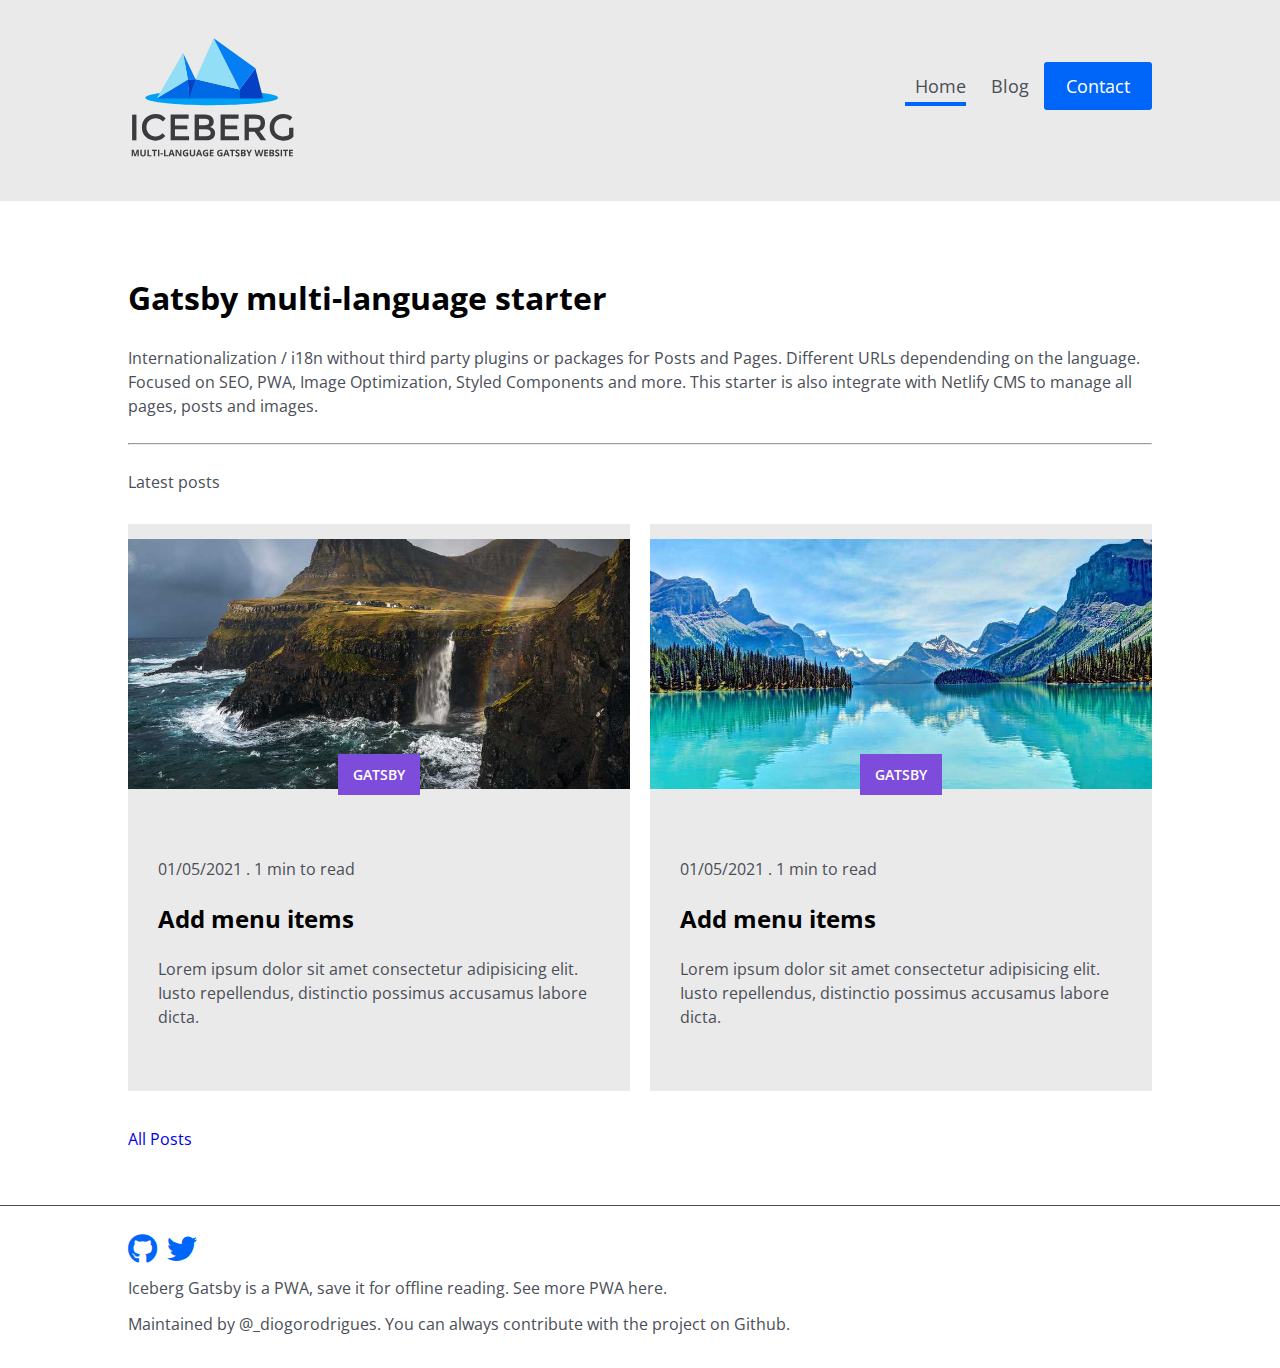
<file: index.html>
<!DOCTYPE html>
<html lang="en">
<head>
    <meta charset="UTF-8">
    <meta http-equiv="X-UA-Compatible" content="IE=edge">
    <meta name="viewport" content="width=device-width, initial-scale=1.0">
    <title>Personal Blog</title>
    <!-- Fonts -->
    <link rel="preconnect" href="https://fonts.gstatic.com">
    <link href="https://fonts.googleapis.com/css2?family=Open+Sans:wght@400;600;700&display=swap" rel="stylesheet"> 

    <!-- Stylesheets -->
    <link rel="stylesheet" href="css/all.min.css">
    <link rel="stylesheet" href="css/reset.css">
    <link rel="stylesheet" href="css/style.css">
</head>
<body>
    <!-- Header Aerea -->
    <header class="header">
        <div class="container">
            <nav class="navbar">
                <div class="navbar-brand">
                    <a href="index.html">
                        <img src="images/logo.svg" alt="logo">
                    </a>
                </div>
                <div class="navbar-nav">
                    <ul>
                        <li class="active"><a href="index.html">Home</a></li>
                        <li><a href="blog.html">Blog</a></li>
                        <li class="btn"><a href="contact.html">Contact</a></li> 
                    </ul>
                </div>
            </nav>
        </div>
    </header>

    <!-- Main Section -->
    <main class="main-section">
        <div class="container">
            <div class="intro-section">
                <h2>Gatsby multi-language starter</h2>
                <p>Internationalization / i18n without third party plugins or packages for Posts and Pages. Different URLs dependending on the language. Focused on SEO, PWA, Image Optimization, Styled Components and more. This starter is also integrate with Netlify CMS to manage all pages, posts and images.</p>
                <hr>
            </div>
            <div class="latest-posts">
                <p>Latest posts</p>
                <div class="post-cards-container grid">
                    <a class="post-item" href="blog-single.html">
                        <div class="post-card">
                            <div class="post-thumbnail">
                                <img src="images/1.jpg" alt="post thumbnail">
                            </div>
                            <div class="post-tag">
                                <p>gatsby</p>
                            </div>
                            <div class="post-text">
                                <p class="small"><span>01/05/2021</span> <span class="dot">.</span> <span>1 min to read</span></p>
                                <h3 class="post-title">Add menu items</h3>
                                <p class="post-excerpt">Lorem ipsum dolor sit amet consectetur adipisicing elit. Iusto repellendus, distinctio possimus accusamus labore dicta.</p>
                            </div>
                        </div>
                    </a>
                    <a class="post-item" href="blog-single.html">
                        <div class="post-card">
                            <div class="post-thumbnail">
                                <img src="images/2.jpg" alt="post thumbnail">
                            </div>
                            <div class="post-tag">
                                <p>gatsby</p>
                            </div>
                            <div class="post-text">
                                <p class="small">01/05/2021 . 1 min to read</p>
                                <h3 class="post-title">Add menu items</h3>
                                <p class="post-excerpt">Lorem ipsum dolor sit amet consectetur adipisicing elit. Iusto repellendus, distinctio possimus accusamus labore dicta.</p>
                            </div>
                        </div>
                    </a>
                </div>
            </div>
            <div class="all-posts">
                <a href="blog.html">All Posts</a>
            </div>
        </div>
    </main>

    <!-- Footer Area -->
    <hr class="footer-hr">
    <footer class="footer">
        <div class="container">
            <div class="social-icons">
                <a href="https://github.com/md-sh-emon"><i class="fab fa-github"></i></a>
                <a href="#"><i class="fab fa-twitter"></i></a>
            </div>
            <div class="footer-text">
                <p>Iceberg Gatsby is a PWA, save it for offline reading. <a href="#">See more PWA here</a>.</p>
                <p>Maintained by <a href="#">@_diogorodrigues</a>. You can always contribute with the project on <a href="https://github.com/md-sh-emon">Github</a>.</p>
            </div>
        </div>
    </footer>
</body>
</html>
</file>
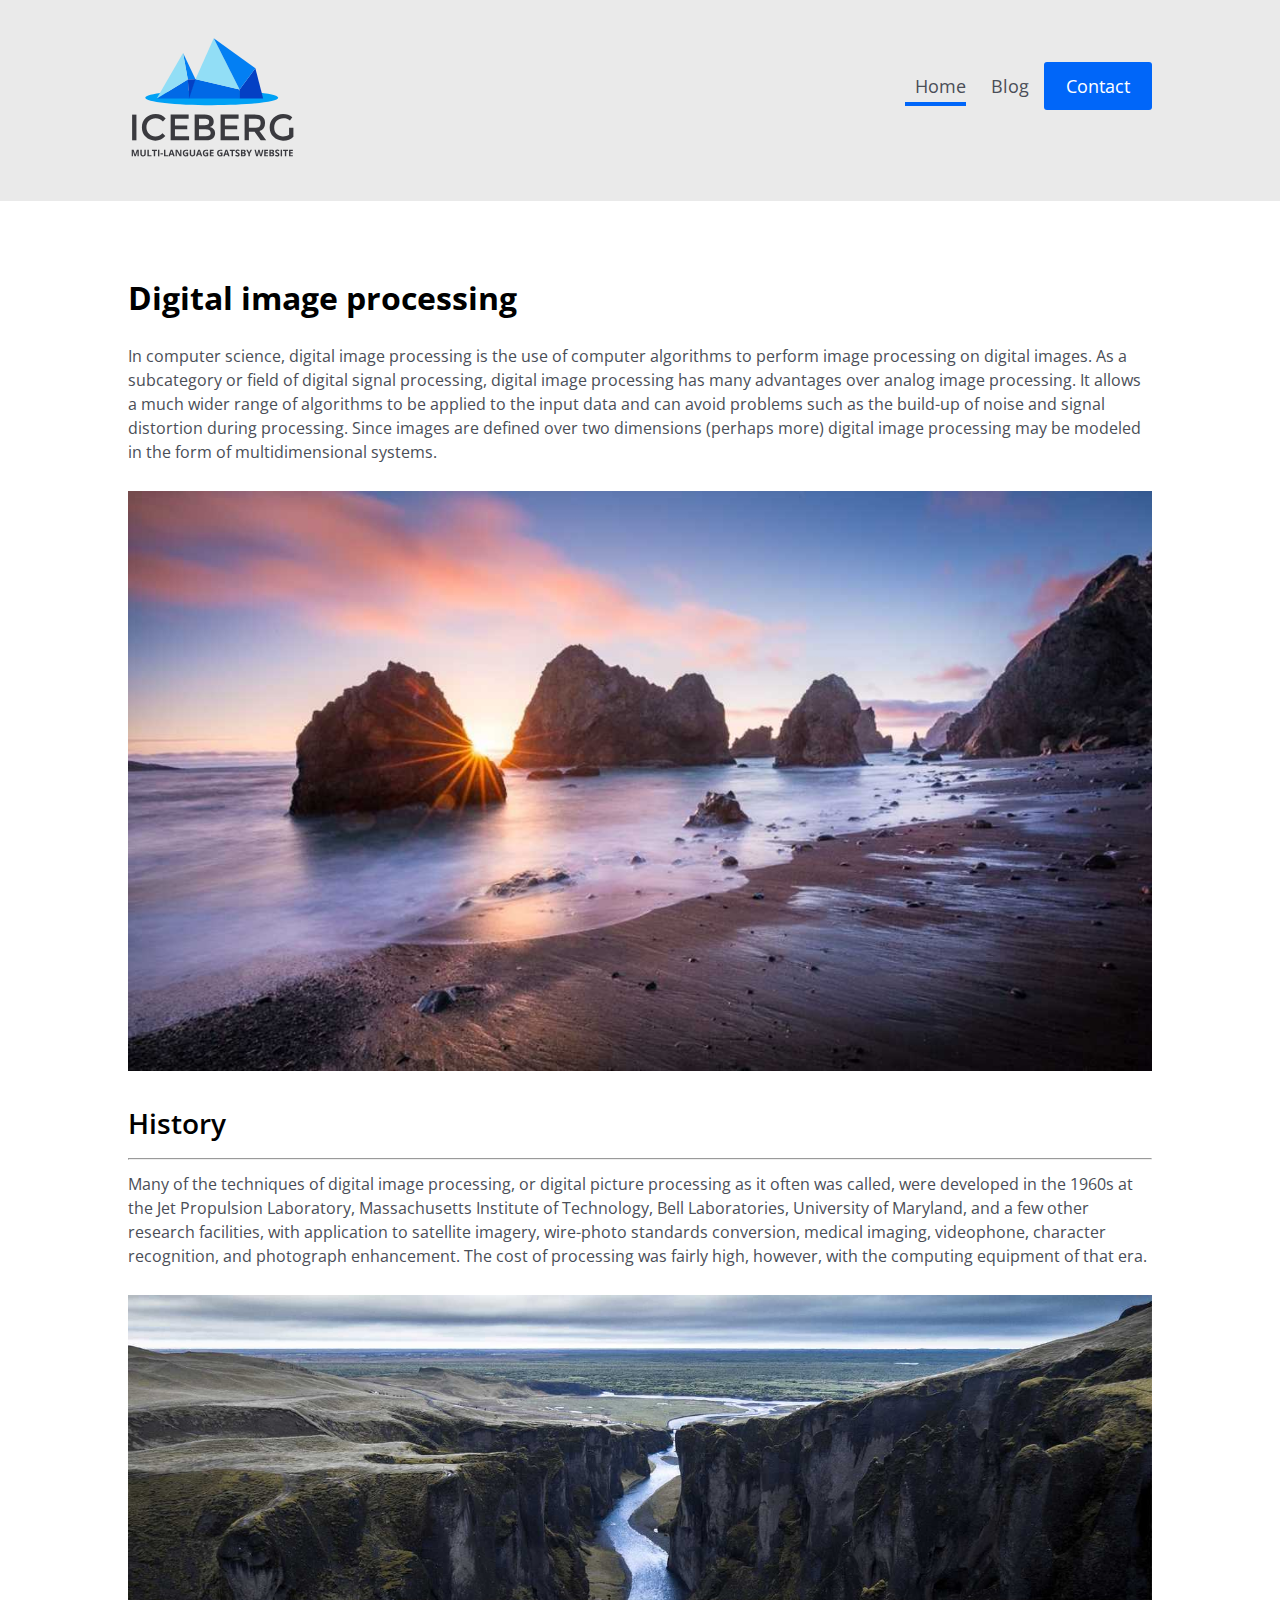
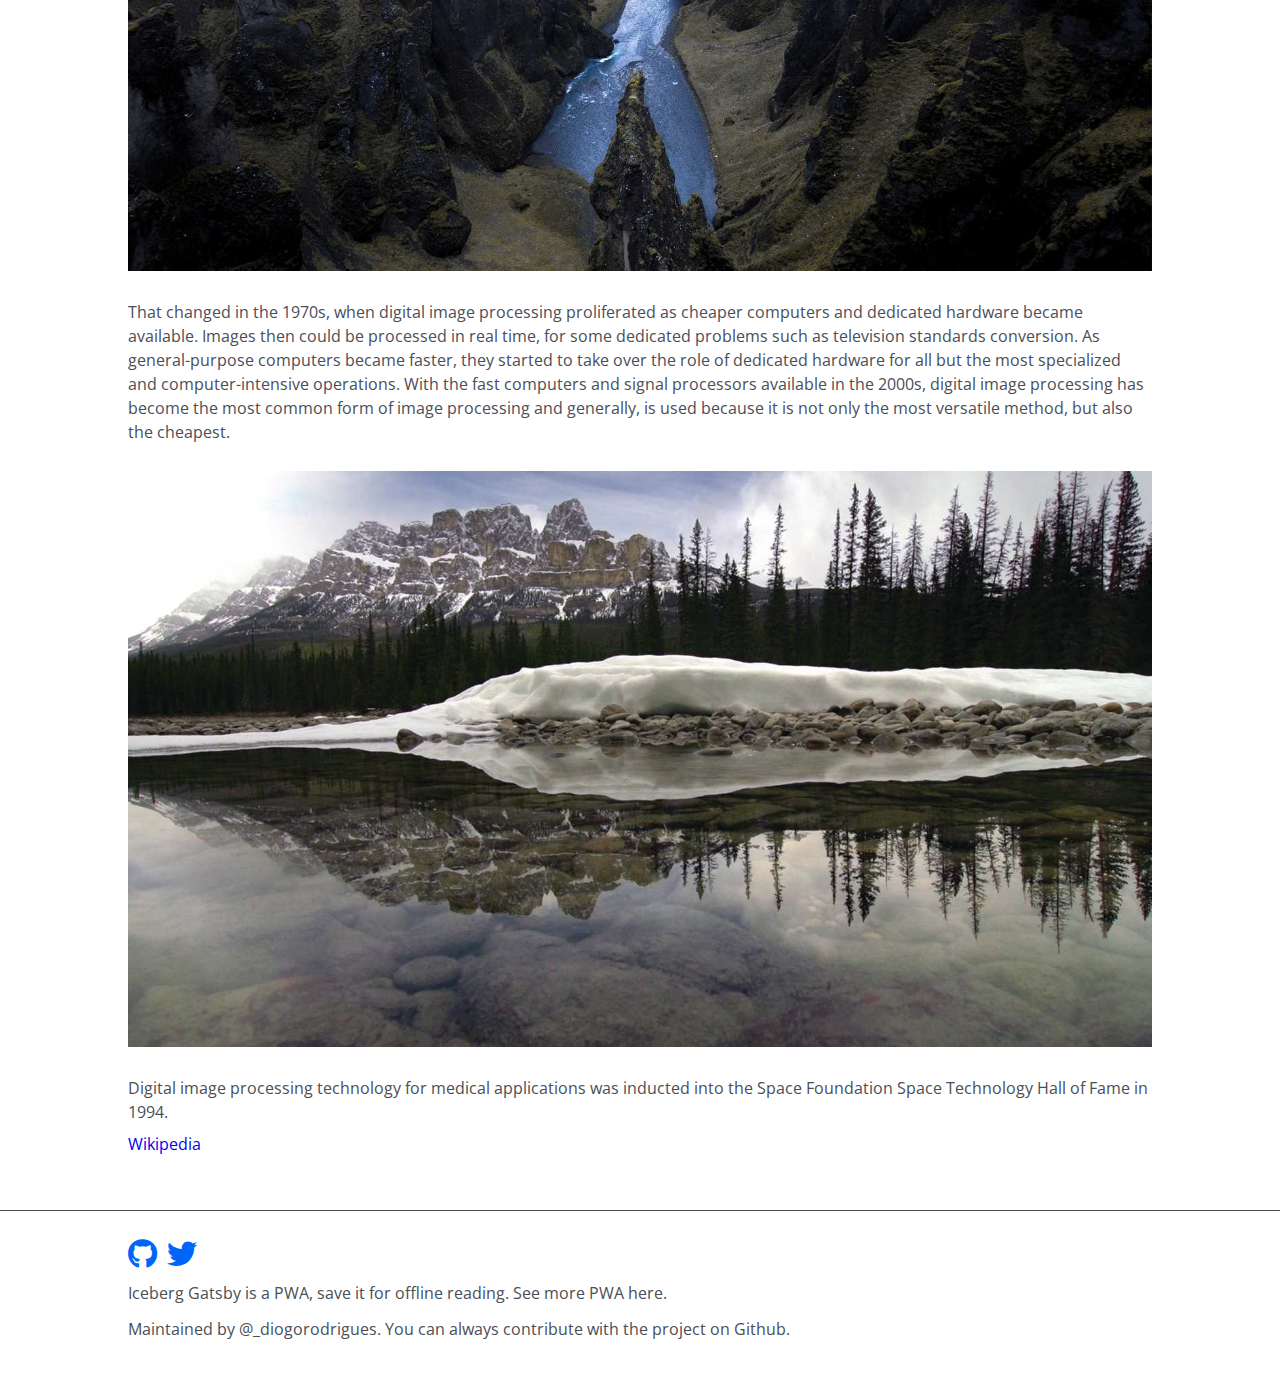
<file: blog-single.html>
<!DOCTYPE html>
<html lang="en">
<head>
    <meta charset="UTF-8">
    <meta http-equiv="X-UA-Compatible" content="IE=edge">
    <meta name="viewport" content="width=device-width, initial-scale=1.0">
    <title>Personal Blog</title>
    <!-- Fonts -->
    <link rel="preconnect" href="https://fonts.gstatic.com">
    <link href="https://fonts.googleapis.com/css2?family=Open+Sans:wght@400;600;700&display=swap" rel="stylesheet"> 

    <!-- Stylesheets -->
    <link rel="stylesheet" href="css/all.min.css">
    <link rel="stylesheet" href="css/reset.css">
    <link rel="stylesheet" href="css/style.css">
</head>
<body>
    <!-- Header Aerea -->
    <header class="header">
        <div class="container">
            <nav class="navbar">
                <div class="navbar-brand">
                    <a href="index.html">
                        <img src="images/logo.svg" alt="logo">
                    </a>
                </div>
                <div class="navbar-nav">
                    <ul>
                        <li class="active"><a href="index.html">Home</a></li>
                        <li><a href="blog.html">Blog</a></li>
                        <li class="btn"><a href="contact.html">Contact</a></li> 
                    </ul>
                </div>
            </nav>
        </div>
    </header>

    <!-- Main Section -->
    <main class="main-section">
        <div class="container">
            <div class="intro-section">
                <h2>Digital image processing</h2>
            </div>
            <div class="blog-details">
                <p>In computer science, digital image processing is the use of computer algorithms to perform image processing on digital images. As a subcategory or field of digital signal processing, digital image processing has many advantages over analog image processing. It allows a much wider range of algorithms to be applied to the input data and can avoid problems such as the build-up of noise and signal distortion during processing. Since images are defined over two dimensions (perhaps more) digital image processing may be modeled in the form of multidimensional systems.</p>
                <img src="images/3.jpg" alt="">
                <h3>History</h3>
                <hr>
                <p>Many of the techniques of digital image processing, or digital picture processing as it often was called, were developed in the 1960s at the Jet Propulsion Laboratory, Massachusetts Institute of Technology, Bell Laboratories, University of Maryland, and a few other research facilities, with application to satellite imagery, wire-photo standards conversion, medical imaging, videophone, character recognition, and photograph enhancement. The cost of processing was fairly high, however, with the computing equipment of that era.</p>
                <img src="images/4.jpg" alt="">
                <p>That changed in the 1970s, when digital image processing proliferated as cheaper computers and dedicated hardware became available. Images then could be processed in real time, for some dedicated problems such as television standards conversion. As general-purpose computers became faster, they started to take over the role of dedicated hardware for all but the most specialized and computer-intensive operations. With the fast computers and signal processors available in the 2000s, digital image processing has become the most common form of image processing and generally, is used because it is not only the most versatile method, but also the cheapest.</p>
                <img src="images/5.jpg" alt="">
                <p>Digital image processing technology for medical applications was inducted into the Space Foundation Space Technology Hall of Fame in 1994.</p>
                <a href="#">Wikipedia</a>
            </div>
        </div>
    </main>

    <!-- Footer Area -->
    <hr class="footer-hr">
    <footer class="footer">
        <div class="container">
            <div class="social-icons">
                <a href="https://github.com/md-sh-emon"><i class="fab fa-github"></i></a>
                <a href="#"><i class="fab fa-twitter"></i></a>
            </div>
            <div class="footer-text">
                <p>Iceberg Gatsby is a PWA, save it for offline reading. <a href="#">See more PWA here</a>.</p>
                <p>Maintained by <a href="#">@_diogorodrigues</a>. You can always contribute with the project on <a href="https://github.com/md-sh-emon">Github</a>.</p>
            </div>
        </div>
    </footer>
</body>
</html>
</file>
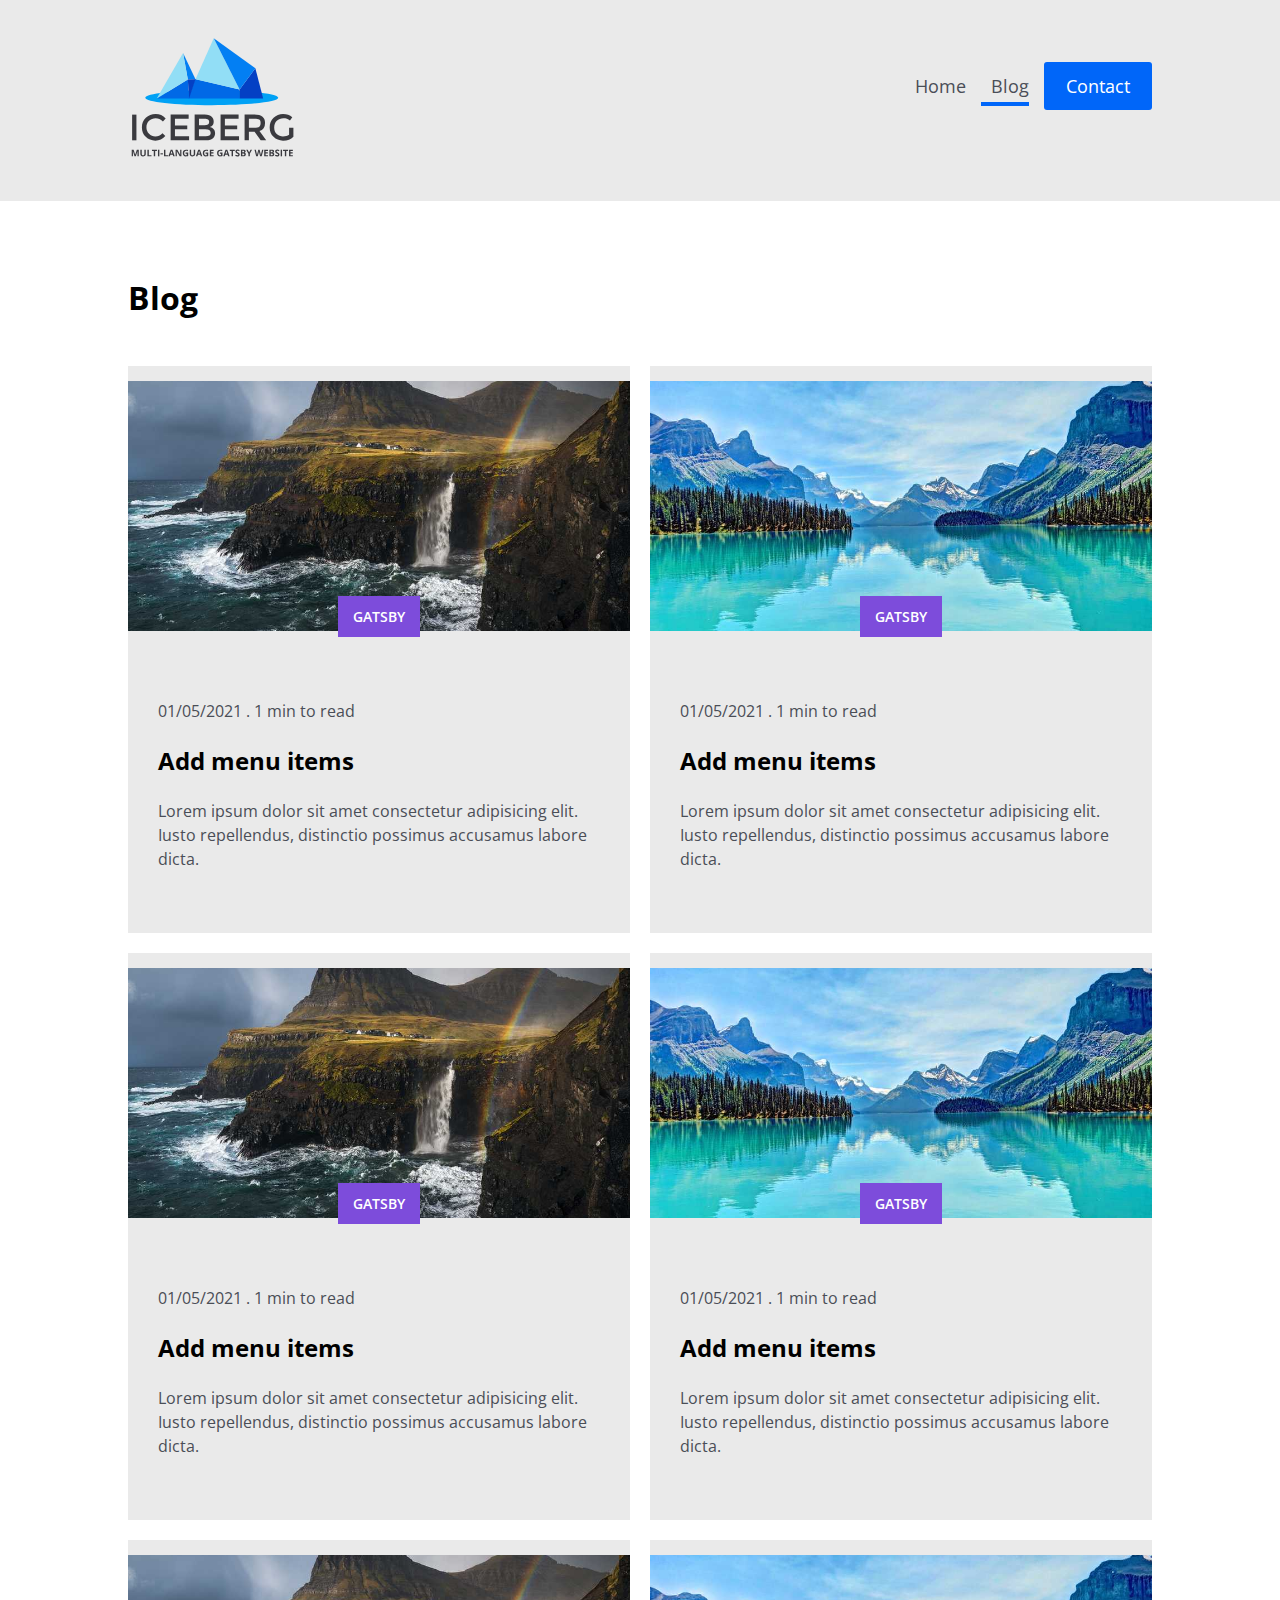
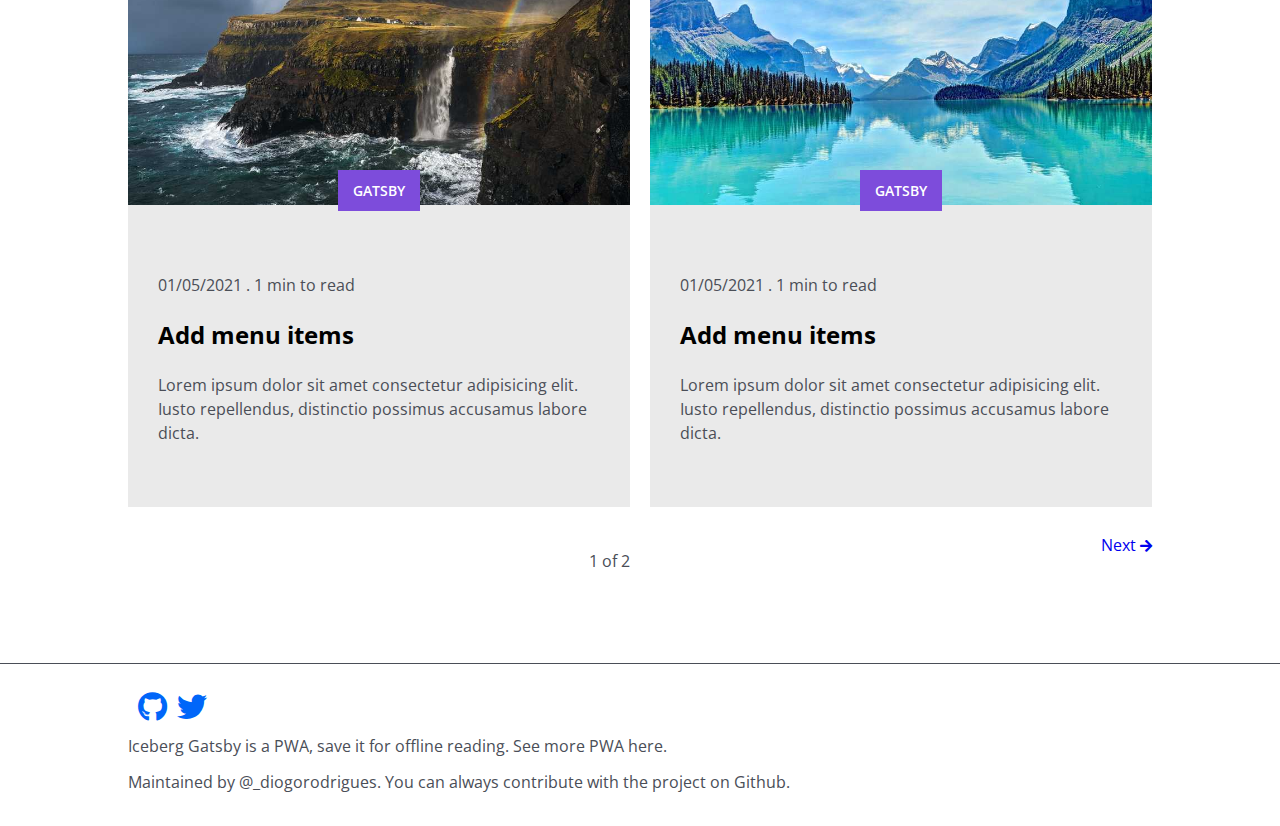
<file: blog.html>
<!DOCTYPE html>
<html lang="en">
<head>
    <meta charset="UTF-8">
    <meta http-equiv="X-UA-Compatible" content="IE=edge">
    <meta name="viewport" content="width=device-width, initial-scale=1.0">
    <title>Personal Blog</title>
    <!-- Fonts -->
    <link rel="preconnect" href="https://fonts.gstatic.com">
    <link href="https://fonts.googleapis.com/css2?family=Open+Sans:wght@400;600;700&display=swap" rel="stylesheet"> 

    <!-- Stylesheets -->
    <link rel="stylesheet" href="css/all.min.css">
    <link rel="stylesheet" href="css/reset.css">
    <link rel="stylesheet" href="css/style.css">
</head>
<body>
    <!-- Header Aerea -->
    <header class="header">
        <div class="container">
            <nav class="navbar">
                <div class="navbar-brand">
                    <a href="index.html">
                        <img src="images/logo.svg" alt="logo">
                    </a>
                </div>
                <div class="navbar-nav">
                    <ul>
                        <li><a href="index.html">Home</a></li>
                        <li class="active"><a href="blog.html">Blog</a></li>
                        <li class="btn"><a href="contact.html">Contact</a></li> 
                    </ul>
                </div>
            </nav>
        </div>
    </header>

    <!-- Main Section -->
    <main class="main-section">
        <div class="container">
            <div class="intro-section">
                <h2>Blog</h2>
            </div>
            <div class="all-posts">
                <div class="post-cards-container grid">
                    <a class="post-item" href="blog-single.html">
                        <div class="post-card">
                            <div class="post-thumbnail">
                                <img src="images/1.jpg" alt="post thumbnail">
                            </div>
                            <div class="post-tag">
                                <p>gatsby</p>
                            </div>
                            <div class="post-text">
                                <p class="small"><span>01/05/2021</span> <span class="dot">.</span> <span>1 min to read</span></p>
                                <h3 class="post-title">Add menu items</h3>
                                <p class="post-excerpt">Lorem ipsum dolor sit amet consectetur adipisicing elit. Iusto repellendus, distinctio possimus accusamus labore dicta.</p>
                            </div>
                        </div>
                    </a>
                    <a class="post-item" href="blog-single.html">
                        <div class="post-card">
                            <div class="post-thumbnail">
                                <img src="images/2.jpg" alt="post thumbnail">
                            </div>
                            <div class="post-tag">
                                <p>gatsby</p>
                            </div>
                            <div class="post-text">
                                <p class="small">01/05/2021 . 1 min to read</p>
                                <h3 class="post-title">Add menu items</h3>
                                <p class="post-excerpt">Lorem ipsum dolor sit amet consectetur adipisicing elit. Iusto repellendus, distinctio possimus accusamus labore dicta.</p>
                            </div>
                        </div>
                    </a>
                    <a class="post-item" href="blog-single.html">
                        <div class="post-card">
                            <div class="post-thumbnail">
                                <img src="images/1.jpg" alt="post thumbnail">
                            </div>
                            <div class="post-tag">
                                <p>gatsby</p>
                            </div>
                            <div class="post-text">
                                <p class="small"><span>01/05/2021</span> <span class="dot">.</span> <span>1 min to read</span></p>
                                <h3 class="post-title">Add menu items</h3>
                                <p class="post-excerpt">Lorem ipsum dolor sit amet consectetur adipisicing elit. Iusto repellendus, distinctio possimus accusamus labore dicta.</p>
                            </div>
                        </div>
                    </a>
                    <a class="post-item" href="blog-single.html">
                        <div class="post-card">
                            <div class="post-thumbnail">
                                <img src="images/2.jpg" alt="post thumbnail">
                            </div>
                            <div class="post-tag">
                                <p>gatsby</p>
                            </div>
                            <div class="post-text">
                                <p class="small">01/05/2021 . 1 min to read</p>
                                <h3 class="post-title">Add menu items</h3>
                                <p class="post-excerpt">Lorem ipsum dolor sit amet consectetur adipisicing elit. Iusto repellendus, distinctio possimus accusamus labore dicta.</p>
                            </div>
                        </div>
                    </a>
                    <a class="post-item" href="blog-single.html">
                        <div class="post-card">
                            <div class="post-thumbnail">
                                <img src="images/1.jpg" alt="post thumbnail">
                            </div>
                            <div class="post-tag">
                                <p>gatsby</p>
                            </div>
                            <div class="post-text">
                                <p class="small"><span>01/05/2021</span> <span class="dot">.</span> <span>1 min to read</span></p>
                                <h3 class="post-title">Add menu items</h3>
                                <p class="post-excerpt">Lorem ipsum dolor sit amet consectetur adipisicing elit. Iusto repellendus, distinctio possimus accusamus labore dicta.</p>
                            </div>
                        </div>
                    </a>
                    <a class="post-item" href="blog-single.html">
                        <div class="post-card">
                            <div class="post-thumbnail">
                                <img src="images/2.jpg" alt="post thumbnail">
                            </div>
                            <div class="post-tag">
                                <p>gatsby</p>
                            </div>
                            <div class="post-text">
                                <p class="small">01/05/2021 . 1 min to read</p>
                                <h3 class="post-title">Add menu items</h3>
                                <p class="post-excerpt">Lorem ipsum dolor sit amet consectetur adipisicing elit. Iusto repellendus, distinctio possimus accusamus labore dicta.</p>
                            </div>
                        </div>
                    </a>
                </div>
            </div>
            <div class="post-pagination-container grid">
                <div class="page-count">
                    <p><span>1</span> of <span>2</span> </p>
                </div>
                <div class="post-pagination">
                    <a href="#"><span>Next <i class="fas fa-arrow-right"></i></span>
                </div>

            </div>
        </div>
    </main>

    <!-- Footer Area -->
    <hr class="footer-hr">
    <footer class="footer">
        <div class="container">
            <div class="social-icons">
                <a href="https://github.com/md-sh-emon"><i class="fab fa-github"></i></a>
                <a href="#"><i class="fab fa-twitter"></i></a>
            </div>
            <div class="footer-text">
                <p>Iceberg Gatsby is a PWA, save it for offline reading. <a href="#">See more PWA here</a>.</p>
                <p>Maintained by <a href="#">@_diogorodrigues</a>. You can always contribute with the project on <a href="https://github.com/md-sh-emon">Github</a>.</p>
            </div>
        </div>
    </footer>
</body>
</html>
</file>
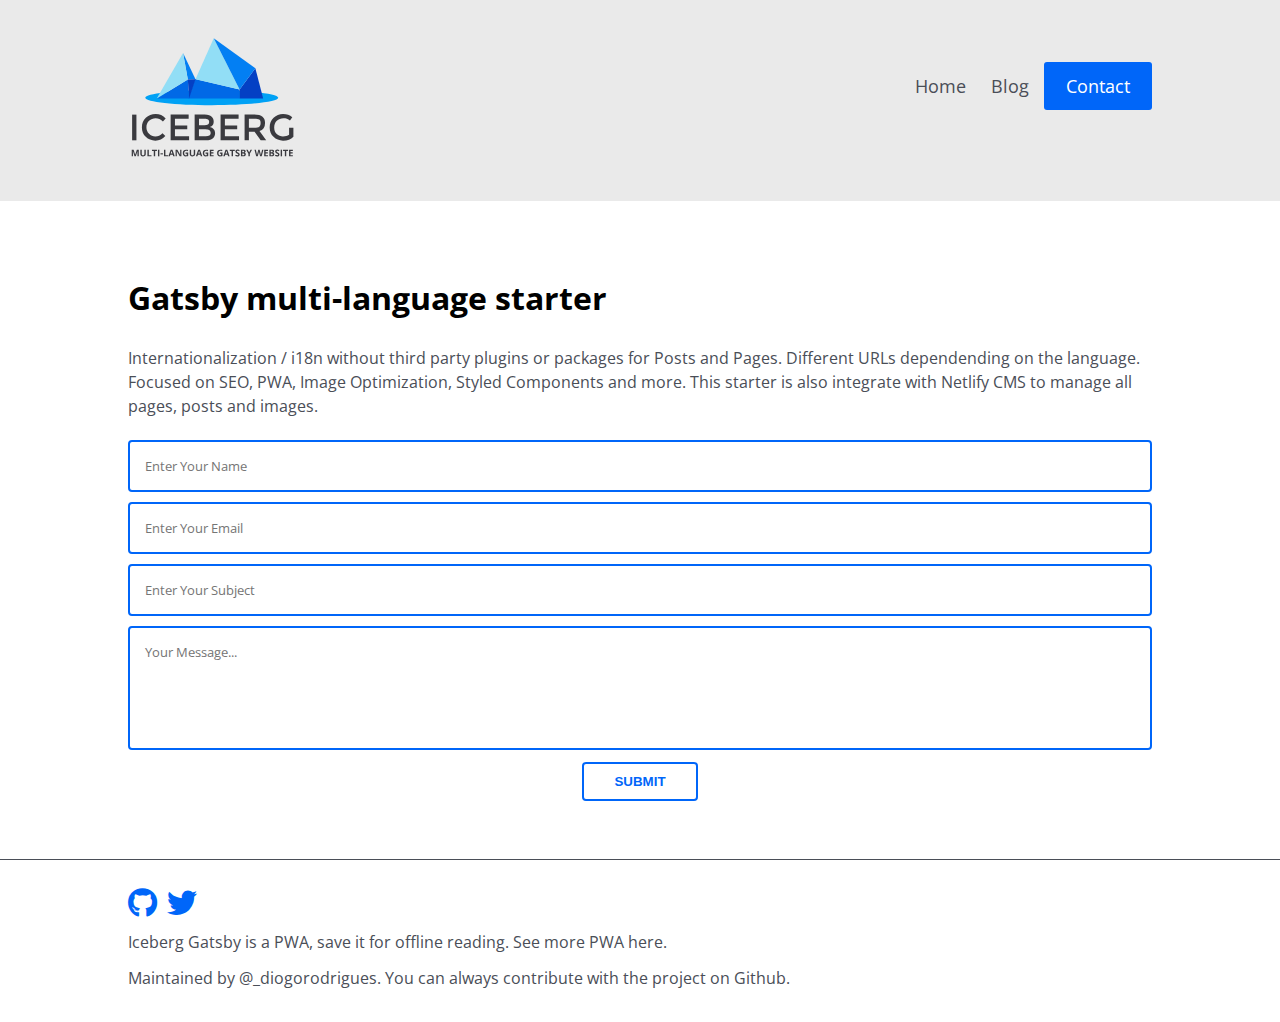
<file: contact.html>
<!DOCTYPE html>
<html lang="en">
<head>
    <meta charset="UTF-8">
    <meta http-equiv="X-UA-Compatible" content="IE=edge">
    <meta name="viewport" content="width=device-width, initial-scale=1.0">
    <title>Personal Blog</title>
    <!-- Fonts -->
    <link rel="preconnect" href="https://fonts.gstatic.com">
    <link href="https://fonts.googleapis.com/css2?family=Open+Sans:wght@400;600;700&display=swap" rel="stylesheet"> 

    <!-- Stylesheets -->
    <link rel="stylesheet" href="css/all.min.css">
    <link rel="stylesheet" href="css/reset.css">
    <link rel="stylesheet" href="css/style.css">
</head>
<body>
    <!-- Header Aerea -->
    <header class="header">
        <div class="container">
            <nav class="navbar">
                <div class="navbar-brand">
                    <a href="index.html">
                        <img src="images/logo.svg" alt="logo">
                    </a>
                </div>
                <div class="navbar-nav">
                    <ul>
                        <li><a href="index.html">Home</a></li>
                        <li><a href="blog.html">Blog</a></li>
                        <li class="btn"><a href="contact.html">Contact</a></li> 
                    </ul>
                </div>
            </nav>
        </div>
    </header>

    <!-- Main Section -->
    <main class="main-section">
        <div class="container">
            <div class="intro-section">
                <h2>Gatsby multi-language starter</h2>
                <p>Internationalization / i18n without third party plugins or packages for Posts and Pages. Different URLs dependending on the language. Focused on SEO, PWA, Image Optimization, Styled Components and more. This starter is also integrate with Netlify CMS to manage all pages, posts and images.</p>
            </div>
            <div class="contact-form-container">
                <form class="contact-form" action="#">
                    <input type="text" placeholder="Enter Your Name">
                    <input type="email" placeholder="Enter Your Email">
                    <input type="text" placeholder="Enter Your Subject">
                    <textarea placeholder="Your Message..." cols="30" rows="5"></textarea>
                    <input type="submit" value="submit">
                </form>
            </div>
        </div>
    </main>

    <!-- Footer Area -->
    <hr class="footer-hr">
    <footer class="footer">
        <div class="container">
            <div class="social-icons">
                <a href="https://github.com/md-sh-emon"><i class="fab fa-github"></i></a>
                <a href="#"><i class="fab fa-twitter"></i></a>
            </div>
            <div class="footer-text">
                <p>Iceberg Gatsby is a PWA, save it for offline reading. <a href="#">See more PWA here</a>.</p>
                <p>Maintained by <a href="#">@_diogorodrigues</a>. You can always contribute with the project on <a href="https://github.com/md-sh-emon">Github</a>.</p>
            </div>
        </div>
    </footer>
</body>
</html>
</file>
<file: css/style.css>
:root {
    --primary-color: #0066F9;
}
* {
    box-sizing: border-box;
}

html,
body {
    font-family: 'Open Sans', sans-serif;
} 

h1 {
    font-size: 42px;
    margin: 20px 0;
    font-weight: 700;
}
h2 {
    font-size: 36px;
    margin: 18px 0;
    line-height: 1.8em;
    font-weight: 700;
}
h3 {
    font-size: 28px;
    margin: 14px 0;
    line-height: 1.5em;
    font-weight: 600;
}
p {
    font-size: 16px;
    margin: 12px 0;
    color: #4A4E57;
    line-height: 1.5em;
}
a {
    text-decoration: none;
}

img {
    max-width: 100%;
    margin: 15px 0;
}

.container {
    width: 80%;
    margin: 0 auto;
}

.grid {
    display: grid;
    grid-template-columns: repeat(2, 1fr);
    gap: 20px;
}

/* Header */
.header {
    background-color: #EAEAEA;
    padding: 20px 0;
}

/* Navbar */
.navbar {
    display: flex;
    align-items: center;
}

.navbar-brand a {
    display: inline-block;
    width: 170px;
}

.navbar-brand img {
    max-width: 100%;
    height: auto;
}

.navbar-nav {
    margin-left: auto;
}

.navbar-nav ul {
    display: flex;
}

.navbar-nav ul li{
    margin-left: 15px;
}

.navbar-nav a {
    text-decoration: none;
    color: #4A4E57;
    padding: 10px;
    font-size: 18px;
}

.navbar-nav a::after {
    content: '';
    display: block;
    height: 4px;
    background-color: var(--primary-color);
    margin-top: 7px;
    opacity: 0;
    transition: .3s;
    width: 0;
}

.navbar-nav a:hover::after,
.active a::after {
    opacity: 1;
    width: 100%;
}

.btn a::after {
    display: none;
}

.btn a {
    background-color: var(--primary-color);
    color: #ffffff;
    padding: 10px 20px;
    border-radius: 3px;
    border: 2px solid transparent;
}

.btn a:hover {
    background-color: transparent;
    color: var(--primary-color);
    border: 2px solid var(--primary-color);
}

/* Footer  */
.footer {
    padding: 20px 0;
}
.footer-hr {
    border-left: 0;
    border-right: 0;
    border-top: 1px solid #4A4E57;
    border-bottom: 0;
}

.social-icons {
    display: flex;
}

.social-icons a {
    margin-right: 10px;
}

.social-icons i {
    font-size: 30px;
    color: var(--primary-color);
}

.footer a {
    color: #4A4E57;
}

/* Main Section */
.main-section {
    padding: 50px 0;
}

.intro-section h2 {
    font-size: 32px;
    font-weight: 700;
}

.intro-section p {
    margin-top: 20px;
    line-height: 1.5em;
}

.intro-section hr {
    margin: 25px 0;
}

.post-cards-container {
    margin-top: 30px;
}

.post-cards-container a {
    text-decoration: none;
}

.post-card {
    background-color: #EAEAEA;
}

.post-tag {
    text-align: center;
    margin-top: -20px;
}

.post-tag p {
    background: #7D4CDB;
    display: inline-block;
    margin: 0;
    color: #ffffff;
    text-transform: uppercase;
    font-size: 14px;
    font-weight: 600;
    padding: 10px 15px;
}

.post-thumbnail {
    height: 250px;
}

.post-thumbnail img {
    width: 100%;
    height: 100%;
    object-fit: cover;
}

.post-text {
    padding: 50px 30px;
}

.post-text h3 {
    font-size: 24px;
    font-weight: 700;
    color: #000;
    margin: 20px 0;
}

.all-posts {
    margin-top: 40px;
}

.post-pagination-container {
    margin-top: 30px;
}

.page-count,
.post-pagination {
    display: flex;
    justify-content: flex-end;
}

.post-pagination a {
    text-decoration: none;
}

.post-pagination i {
    font-size: 14px;
}

/* Contact Page */
.contact-form {
    text-align: center;
}

.contact-form input[type="text"],
.contact-form input[type="email"],
.contact-form textarea {
    width: 100%;
    padding: 15px;
    margin-top: 10px;
    border: 2px solid var(--primary-color);
    outline: none;
    border-radius: 4px;
    font-family: 'Open sans';
}

.contact-form textarea {
    resize: none;
}

.contact-form input[type="submit"] {
    color: var(--primary-color);
    text-transform: uppercase;
    padding: 10px 30px;
    font-weight: 600;
    border: 2px solid var(--primary-color);
    border-radius: 4px;
    background-color: #fff;
    margin-top: 10px;
    cursor: pointer;
}

.contact-form input[type="submit"]:hover {
    background-color: var(--primary-color);
    color: #fff;
}
</file>
